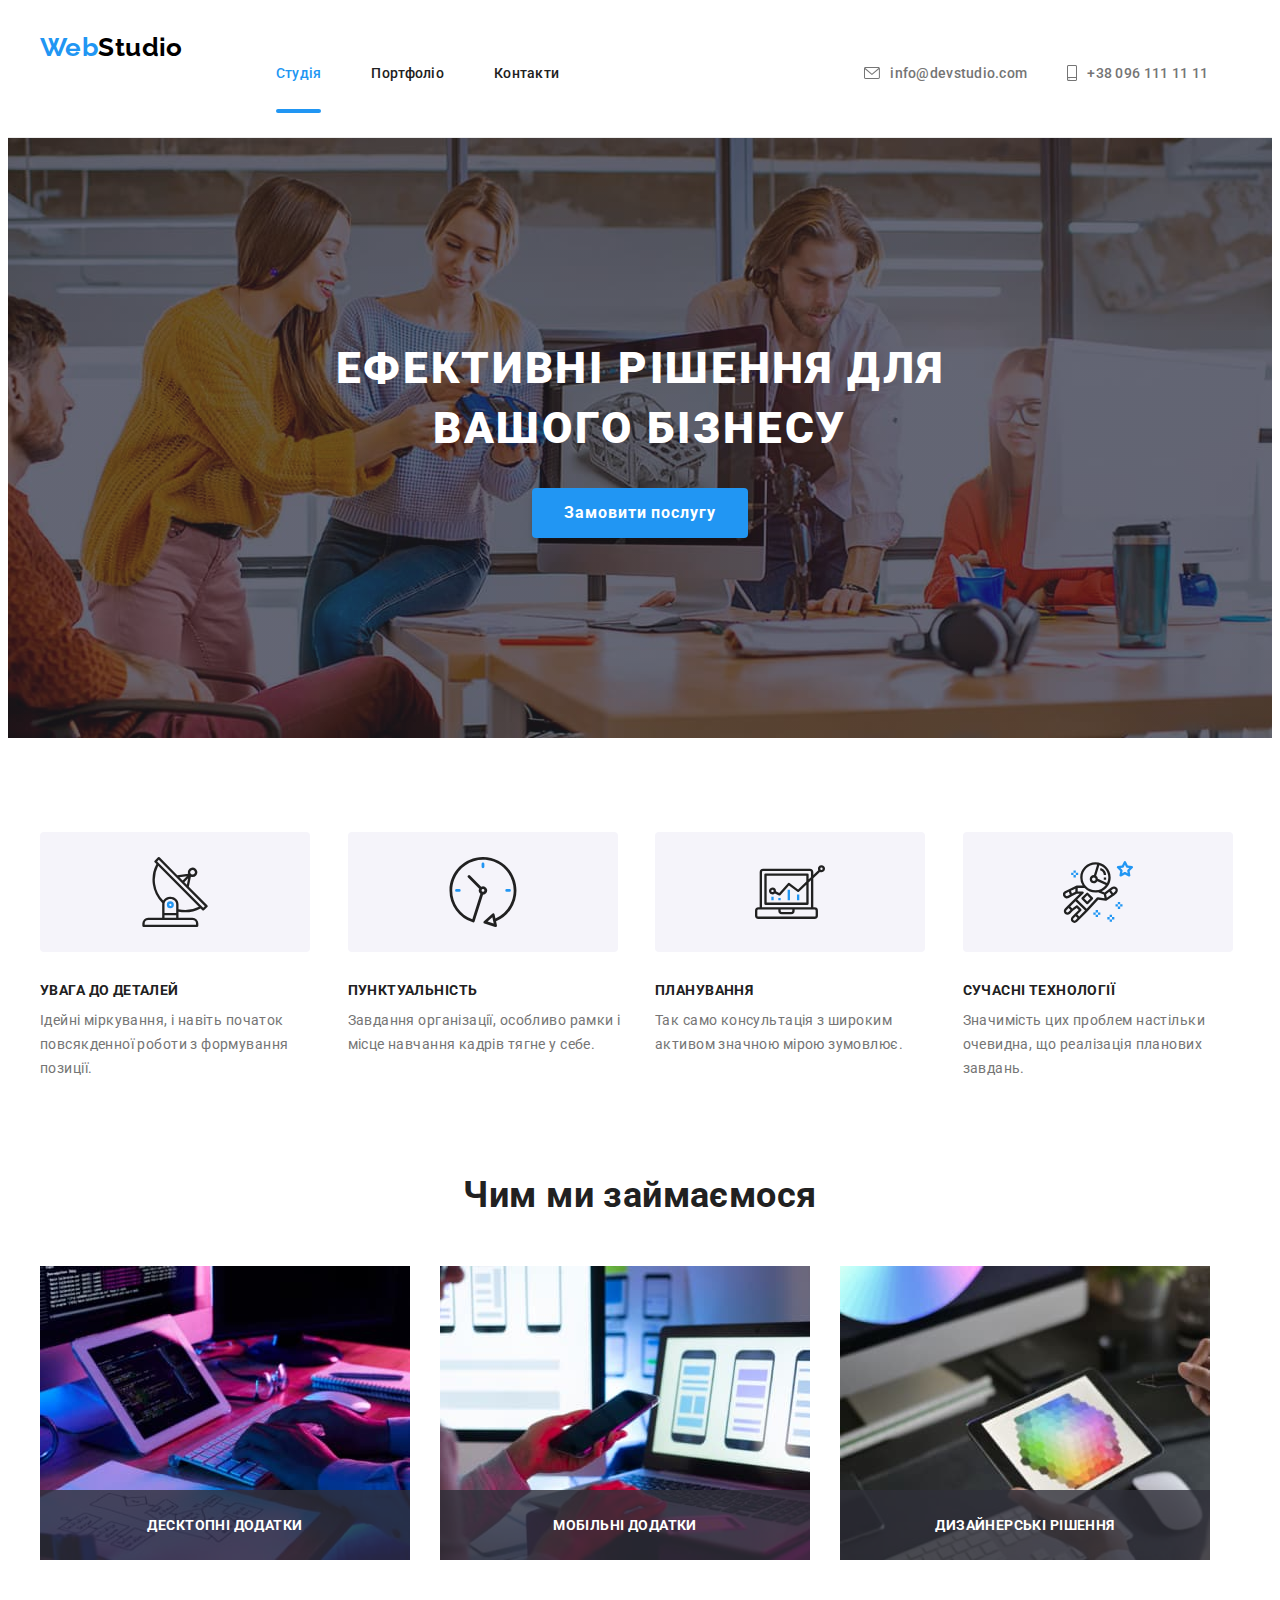
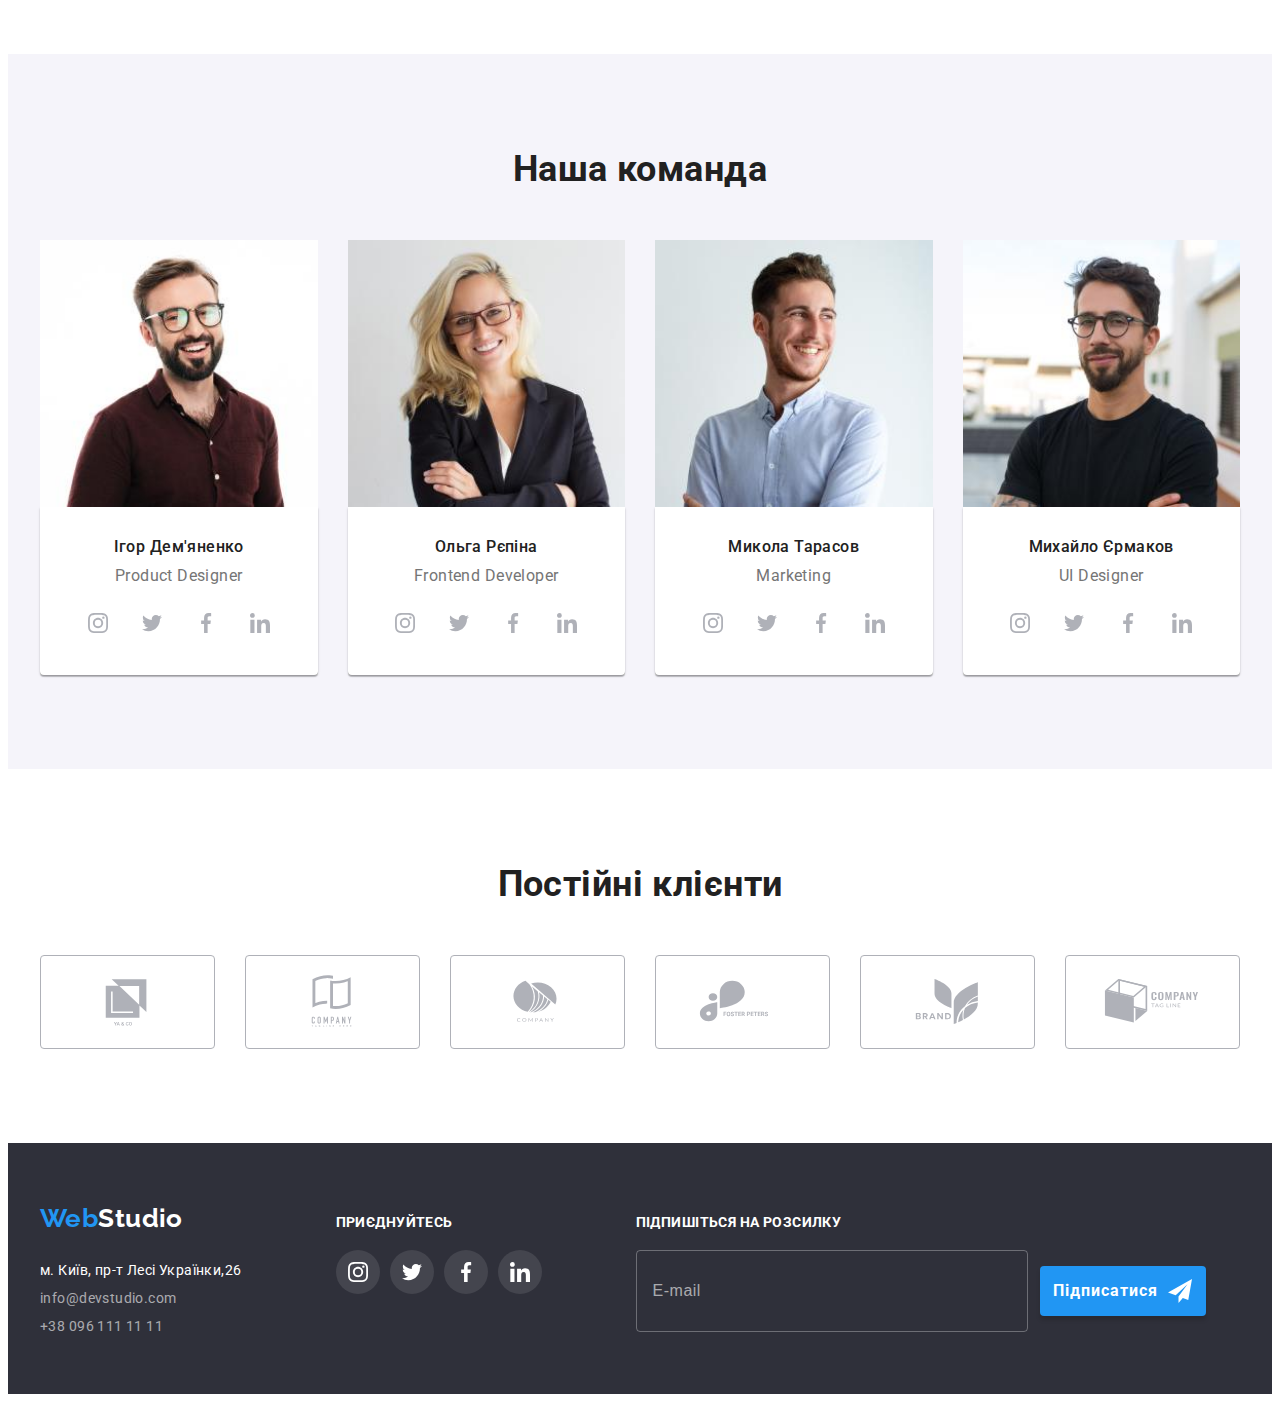
<file: index.html>
<!DOCTYPE html>
<html lang="uk">

<head>
  <meta charset="UTF-8" />
  <meta http-equiv="X-UA-Compatible" content="IE=edge" />
  <meta name="viewport" content="width=device-width, initial-scale=1.0" />
  <title>Головна</title>
  <!-- Fonts -->
  <link rel="preconnect" href="https://fonts.googleapis.com" />
  <link rel="preconnect" href="https://fonts.gstatic.com" crossorigin />
  <link href="https://fonts.googleapis.com/css2?family=Raleway:wght@700&family=Roboto:wght@400;500;700;900&display=swap"
    rel="stylesheet" />
  <!-- Normalize -->
  <link rel="stylesheet" href="https://cdnjs.cloudflare.com/ajax/libs/modern-normalize/1.1.0/modern-normalize.min.css"
    integrity="sha512-wpPYUAdjBVSE4KJnH1VR1HeZfpl1ub8YT/NKx4PuQ5NmX2tKuGu6U/JRp5y+Y8XG2tV+wKQpNHVUX03MfMFn9Q=="
    crossorigin="anonymous" referrerpolicy="no-referrer" />
  <!-- Custom styles -->
  <link rel="stylesheet" href="./css/main.min.css" />
</head>

<body>
  <!-- Шапка -->
  <header class="header">
    <div class="header__container container">
      <a href="./index.html" class="header__logo logo link">Web<span class="logo logo--second-black">Studio</span>
      </a>
      <div class="menu">
        <nav class="nav header__nav">
          <ul class="nav__list list">
            <li class="nav__item"><a href="" class="nav__link nav__link--current link">Студія</a></li>
            <li class="nav__item"><a href="./portfolio.html" class="nav__link  link">Портфоліо</a></li>
            <li class="nav__item"><a href="" class="nav__link link">Контакти</a></li>
          </ul>
        </nav>
        <ul class="contacts list">
          <li class="contacts__item">
            <a class="contacts__link contact link" href="mailto:info@devstudio.com">
              <svg class="contacts__icon" width="16" height="12">
                <use href="./images/icons.svg#envelope"></use>
              </svg>
              info@devstudio.com</a>
          </li>
          <li class="contacts__item">
            <a class="contacts__link contact link" href="tel:+380961111111">
              <svg class="contacts__icon" width="10" height="16">
                <use href="./images/icons.svg#smartphone"></use>
              </svg>
              +38 096 111 11 11</a>
          </li>
        </ul>
      </div>
      <button class="menu__button js-open-menu" type="button" aria-expanded="false" aria-controls="menu-container">
        <svg class="menu__icon" width="40" height="40" aria-label="Перемикач мобiльного меню">
          <use href="./images/icons.svg#icon-menu"></use>
        </svg>
      </button>
    </div>
  </header>
  <main>
    <!-- Герой -->
    <section class="hero">
      <div class="hero__container container">
        <h1 class="hero__title">Ефективні рішення для <br> вашого бізнесу</h1>
        <button class="button button--large" type="button" data-modal-open>Замовити послугу</button>
      </div>
    </section>
    <!-- Особливості -->
    <section class="qualities section">
      <div class="container">
        <h2 class="qualities__title visually-hidden">Особливості</h2>
        <ul class="qualities__list list">
          <li class="qualities__item">
            <div class="qualities__img">
              <svg class="qualities__icon" width="70" height="70">
                <use href="./images/icons.svg#antenna"></use>
              </svg>
            </div>
            <h3 class="qualities__title">УВАГА ДО ДЕТАЛЕЙ</h3>
            <p class="qualities__text">
              Ідейні міркування, і навіть початок повсякденної роботи з формування позиції.
            </p>
          </li>
          <li class="qualities__item">
            <div class="qualities__img">
              <svg class="qualities__icon" width="70" height="70">
                <use href="./images/icons.svg#clock"></use>
              </svg>
            </div>
            <h3 class="qualities__title">ПУНКТУАЛЬНІСТЬ</h3>
            <p class="qualities__text">
              Завдання організації, особливо рамки і місце навчання кадрів тягне у себе.
            </p>
          </li>
          <li class="qualities__item">
            <div class="qualities__img">
              <svg class="qualities__icon" width="70" height="70">
                <use href="./images/icons.svg#diagram"></use>
              </svg>
            </div>
            <h3 class="qualities__title">ПЛАНУВАННЯ</h3>
            <p class="qualities__text">
              Так само консультація з широким активом значною мірою зумовлює.
            </p>
          </li>
          <li class="qualities__item">
            <div class="qualities__img">
              <svg class="qualities__icon" width="70" height="70">
                <use href="./images/icons.svg#astronaut"></use>
              </svg>
            </div>
            <h3 class="qualities__title">СУЧАСНІ ТЕХНОЛОГІЇ</h3>
            <p class="qualities__text">
              Значимість цих проблем настільки очевидна, що реалізація планових завдань.
            </p>
          </li>
        </ul>
      </div>
    </section>
    <!-- Чим ми займаємося -->
    <section class="about section">
      <div class="container">
        <h2 class="section__title">Чим ми займаємося</h2>
        <ul class="about__list list">
          <li class="about__item">
            <div class="about__thumb">
              <picture>
                <source media="(min-width: 1200px)" 
                srcset="./images/about/work-with-laptop_l@1x.jpg 1x, ./images/about/work-with-laptop_l@2x.jpg 2x">
                <img class="about__img" src="./images/about/work-with-laptop_l@1x.jpg" alt="work with laptop" width="370" loading="lazy"/>
              </picture>
              <p class="about__text">
                Десктопні додатки
              </p>
            </div>

          </li>
          <li class="about__item">
            <div class="about__thumb">
              <picture>
                <source media="(min-width: 1200px)" 
                srcset="./images/about/work-with-phone_l@1x.jpg 1x, ./images/about/work-with-phone_l@2x.jpg 2x">
                <img class="about__img" src="./images/about/work-with-phone_l@1x.jpg" alt="work with phone" width="370" loading="lazy"/>
              </picture>
              <p class="about__text">
                Мобільні додатки
              </p>
            </div>

          </li>
          <li class="about__item">
            <div class="about__thumb">
              <picture>
                <source media="(min-width: 1200px)" 
                srcset="./images/about/work-with-tablet_l@1x.jpg 1x, ./images/about/work-with-tablet_l@2x.jpg 2x">
                <img class="about__img" src="./images/about/work-with-tablet_l@1x.jpg" alt="work with tablet" width="370" loading="lazy"/>
              </picture>
              <p class="about__text">
                Дизайнерські рішення
              </p>
            </div>
          </li>
        </ul>
      </div>
    </section>
    <!-- Наша команда -->
    <section class="team section">
      <div class="container">
        <h2 class="section__title">Наша команда</h2>
        <ul class="team__list list">
          <li class="team__item">
            <picture>
              <source media="(min-width: 1200px)" 
              srcset="./images/team/igor_l@1x.jpg 1x, ./images/team/igor_l@2x.jpg 2x">
              <source media="(min-width: 768px)" 
              srcset="./images/team/igor_m@1x.jpg 1x, ./images/team/igor_m@2x.jpg 2x">
              <source media="(max-width: 767px)" 
              srcset="./images/team/igor_s@1x.jpg 1x, ./images/team/igor_s@2x.jpg 2x">
              <img class="team__img" src="./images/team/igor_s@1x.jpg" alt="Ігор Дем'яненко" width="450" loading="lazy">
            </picture>
            <div class="team__desc">
              <h3 class="team__title">Ігор Дем'яненко</h3>
              <p class="team__text">Product Designer</p>
              <ul class="social list">
                <li class="social__item">
                  <a href="" class="social__link link" target="_blank" rel="nofollow noopener noreferrer"
                    aria-label="Instagram icon">
                    <svg class="social__icon" width="20" height="20">
                      <use href="./images/icons.svg#instagram"></use>
                    </svg>
                  </a>
                </li>
                <li class="social__item"><a href="" class="social__link link" target="_blank"
                    rel="nofollow noopener noreferrer" aria-label="Twitter icon">
                    <svg class="social__icon" width="20" height="20">
                      <use href="./images/icons.svg#twitter"></use>
                    </svg>
                  </a>
                </li>
                <li class="social__item"><a href="" class="social__link link" target="_blank"
                    rel="nofollow noopener noreferrer" aria-label="Facebook icon">
                    <svg class="social__icon" width="20" height="20">
                      <use href="./images/icons.svg#facebook"></use>
                    </svg>
                  </a>
                </li>
                <li class="social__item"><a href="" class="social__link link" target="_blank"
                    rel="nofollow noopener noreferrer" aria-label="Linkedin icon">
                    <svg class="social__icon" width="20" height="20">
                      <use href="./images/icons.svg#linkedin"></use>
                    </svg>
                  </a></li>
              </ul>
            </div>
          </li>
          <li class="team__item">
            <picture>
              <source media="(min-width: 1200px)" 
              srcset="./images/team/olga_l@1x.jpg 1x, ./images/team/olga_l@2x.jpg 2x">
              <source media="(min-width: 768px)" 
              srcset="./images/team/olga_m@1x.jpg 1x, ./images/team/olga_m@2x.jpg 2x">
              <source media="(max-width: 767px)" 
              srcset="./images/team/olga_s@1x.jpg 1x, ./images/team/olga_s@2x.jpg 2x">
              <img class="team__img" src="./images/team/olga_s@1x.jpg" alt="Ольга Рєпіна" width="450" loading="lazy">
            </picture>
            <div class="team__desc">
              <h3 class="team__title">Ольга Рєпіна</h3>
              <p class="team__text">Frontend Developer</p>
              <ul class="social list">
                <li class="social__item">
                  <a href="" class="social__link link" target="_blank" rel="nofollow noopener noreferrer"
                    aria-label="Instagram icon">
                    <svg class="social__icon" width="20" height="20">
                      <use href="./images/icons.svg#instagram"></use>
                    </svg>
                  </a>
                </li>
                <li class="social__item"><a href="" class="social__link link" target="_blank"
                    rel="nofollow noopener noreferrer" aria-label="Twitter icon">
                    <svg class="social__icon" width="20" height="20">
                      <use href="./images/icons.svg#twitter"></use>
                    </svg>
                  </a>
                </li>
                <li class="social__item"><a href="" class="social__link link" target="_blank"
                    rel="nofollow noopener noreferrer" aria-label="Facebook icon">
                    <svg class="social__icon" width="20" height="20">
                      <use href="./images/icons.svg#facebook"></use>
                    </svg>
                  </a>
                </li>
                <li class="social__item"><a href="" class="social__link link" target="_blank"
                    rel="nofollow noopener noreferrer" aria-label="Linkedin icon">
                    <svg class="social__icon" width="20" height="20">
                      <use href="./images/icons.svg#linkedin"></use>
                    </svg>
                  </a></li>
              </ul>
            </div>
          </li>
          <li class="team__item">
            <picture>
              <source media="(min-width: 1200px)" 
              srcset="./images/team/mikola_l@1x.jpg 1x, ./images/team/mikola_l@2x.jpg 2x">
              <source media="(min-width: 768px)" 
              srcset="./images/team/mikola_m@1x.jpg 1x, ./images/team/mikola_m@2x.jpg 2x">
              <source media="(max-width: 767px)" 
              srcset="./images/team/mikola_s@1x.jpg 1x, ./images/team/mikola_s@2x.jpg 2x">
              <img class="team__img" src="./images/team/mikola_s@1x.jpg" alt="Микола Тарасов" width="450" loading="lazy">
            </picture>
            <div class="team__desc">
              <h3 class="team__title">Микола Тарасов</h3>
              <p class="team__text">Marketing</p>
              <ul class="social list">
                <li class="social__item">
                  <a href="" class="social__link link" target="_blank" rel="nofollow noopener noreferrer"
                    aria-label="Instagram icon">
                    <svg class="social__icon" width="20" height="20">
                      <use href="./images/icons.svg#instagram"></use>
                    </svg>
                  </a>
                </li>
                <li class="social__item"><a href="" class="social__link link" target="_blank"
                    rel="nofollow noopener noreferrer" aria-label="Twitter icon">
                    <svg class="social__icon" width="20" height="20">
                      <use href="./images/icons.svg#twitter"></use>
                    </svg>
                  </a>
                </li>
                <li class="social__item"><a href="" class="social__link link" target="_blank"
                    rel="nofollow noopener noreferrer" aria-label="Facebook icon">
                    <svg class="social__icon" width="20" height="20">
                      <use href="./images/icons.svg#facebook"></use>
                    </svg>
                  </a>
                </li>
                <li class="social__item"><a href="" class="social__link link" target="_blank"
                    rel="nofollow noopener noreferrer" aria-label="Linkedin icon">
                    <svg class="social__icon" width="20" height="20">
                      <use href="./images/icons.svg#linkedin"></use>
                    </svg>
                  </a></li>
              </ul>
            </div>
          </li>
          <li class="team__item">
            <picture>
              <source media="(min-width: 1200px)" 
              srcset="./images/team/mihaylo_l@1x.jpg 1x, ./images/team/mihaylo_l@2x.jpg 2x">
              <source media="(min-width: 768px)" 
              srcset="./images/team/mihaylo_m@1x.jpg 1x, ./images/team/mihaylo_m@2x.jpg 2x">
              <source media="(max-width: 767px)" 
              srcset="./images/team/mihaylo_s@1x.jpg 1x, ./images/team/mihaylo_s@2x.jpg 2x">
              <img class="team__img" src="./images/team/mihaylo_s@1x.jpg" alt="Михайло Єрмаков" width="450" loading="lazy">
            </picture>
            <div class="team__desc">
              <h3 class="team__title">Михайло Єрмаков</h3>
              <p class="team__text">UI Designer</p>
              <ul class="social list">
                <li class="social__item">
                  <a href="" class="social__link link" target="_blank" rel="nofollow noopener noreferrer"
                    aria-label="Instagram icon">
                    <svg class="social__icon" width="20" height="20">
                      <use href="./images/icons.svg#instagram"></use>
                    </svg>
                  </a>
                </li>
                <li class="social__item"><a href="" class="social__link link" target="_blank"
                    rel="nofollow noopener noreferrer" aria-label="Twitter icon">
                    <svg class="social__icon" width="20" height="20">
                      <use href="./images/icons.svg#twitter"></use>
                    </svg>
                  </a>
                </li>
                <li class="social__item"><a href="" class="social__link link" target="_blank"
                    rel="nofollow noopener noreferrer" aria-label="Facebook icon">
                    <svg class="social__icon" width="20" height="20">
                      <use href="./images/icons.svg#facebook"></use>
                    </svg>
                  </a>
                </li>
                <li class="social__item"><a href="" class="social__link link" target="_blank"
                    rel="nofollow noopener noreferrer" aria-label="Linkedin icon">
                    <svg class="social__icon" width="20" height="20">
                      <use href="./images/icons.svg#linkedin"></use>
                    </svg>
                  </a></li>
              </ul>
            </div>
          </li>
        </ul>
      </div>
    </section>
    <!-- Постійні клієнти -->
    <section class="clients section">
      <div class="container">
        <h2 class="section__title">Постійні клієнти</h2>
        <ul class="clients__list list">
          <li class="clients__item"><a href="" class="clients__link" target="_blank" rel="nofollow noopener noreferrer"
              aria-label="Logo1">
              <svg class="clients__icon" width="106" height="60">
                <use href="./images/icons.svg#logo1"></use>
              </svg>
            </a></li>
          <li class="clients__item"><a href="" class="clients__link" target="_blank" rel="nofollow noopener noreferrer"
              aria-label="Logo2">
              <svg class="clients__icon" width="106" height="60">
                <use href="./images/icons.svg#logo2"></use>
              </svg>
            </a></li>
          <li class="clients__item"><a href="" class="clients__link" target="_blank" rel="nofollow noopener noreferrer"
              aria-label="Logo3">
              <svg class="clients__icon" width="106" height="60">
                <use href="./images/icons.svg#logo3"></use>
              </svg>
            </a></li>
          <li class="clients__item"><a href="" class="clients__link" target="_blank" rel="nofollow noopener noreferrer"
              aria-label="Logo4">
              <svg class="clients__icon" width="106" height="60">
                <use href="./images/icons.svg#logo4"></use>
              </svg>
            </a></li>
          <li class="clients__item"><a href="" class="clients__link" target="_blank" rel="nofollow noopener noreferrer"
              aria-label="Logo5">
              <svg class="clients__icon" width="106" height="60">
                <use href="./images/icons.svg#logo5"></use>
              </svg>
            </a></li>
          <li class="clients__item"><a href="" class="clients__link" target="_blank" rel="nofollow noopener noreferrer"
              aria-label="Logo6">
              <svg class="clients__icon" width="106" height="60">
                <use href="./images/icons.svg#logo6"></use>
              </svg>
            </a></li>
        </ul>
      </div>
    </section>
  </main>
  <!-- Підвал -->
  <footer class="footer">
    <div class="footer__container container">
      <div class="contacts-info">
        <div class="footer__contacts">
          <a href="./index.html" class="footer__logo logo link">Web<span class="logo logo--second-white">Studio</span></a>
          <address class="address">
            <ul class="address__list list">
              <li class="address__item">
                <a class="address__link address__link--white link" href="https://goo.gl/maps/5q8pYB3vYGdETD7o6" target="_blank" rel="noopener noreferrer nofollow"
                  >м. Київ, пр-т Лесі Українки,26</a>
              </li>
              <li class="address__item">
                <a href="mailto:info@devstudio.com" class="address__link link">info@devstudio.com</a>
              </li>
              <li class="address__item"><a href="tel:+380961111111" class="address__link link">+38 096 111 11 11</a></li>
            </ul>
          </address>
        </div>
        <div class="socials">
          <p class="footer__text">приєднуйтесь</p>
          <ul class="social list">
            <li class="social__item">
              <a href="" class="social__link social__link--dark link" target="_blank" rel="nofollow noopener noreferrer"
                aria-label="Instagram icon">
                <svg class="social__icon" width="20" height="20">
                  <use href="./images/icons.svg#instagram"></use>
                </svg>
              </a>
            </li>
            <li class="social__item">
              <a href="" class="social__link social__link--dark link" target="_blank" rel="nofollow noopener noreferrer"
                aria-label="Twitter icon">
                <svg class="social__icon" width="20" height="20">
                  <use href="./images/icons.svg#twitter"></use>
                </svg>
              </a>
            </li>
            <li class="social__item">
              <a href="" class="social__link social__link--dark link" target="_blank" rel="nofollow noopener noreferrer"
                aria-label="Facebook icon">
                <svg class="social__icon" width="20" height="20">
                  <use href="./images/icons.svg#facebook"></use>
                </svg>
              </a>
            </li>
            <li class="social__item">
              <a href="" class="social__link social__link--dark link" target="_blank" rel="nofollow noopener noreferrer"
                aria-label="Linkedin icon">
                <svg class="social__icon" width="20" height="20">
                  <use href="./images/icons.svg#linkedin"></use>
                </svg>
              </a>
            </li>
          </ul>
        </div>
      </div>
      <div class="subscribe">
        <p class="subscribe__text">Підпишіться на розсилку</p>
        <form class="subscribe__form" autocomplete="off">
          <label class="subcribe__field">
            <input class="subscribe__input" type="email" name="subscribe-email" placeholder="E-mail">
          </label>
          <button class="subscribe__btn button" type="submit">Підписатися
            <svg class="subscribe__icon" width="24" height="24">
              <use href="./images/icons.svg#send"></use>
            </svg>
          </button>
        </form>
      </div>
    </div>
  </footer>
  <!-- Модальне вікно -->
  <div class="backdrop is-hidden" data-modal>
    <div class="modal">
      <button class="modal__close" type="button" data-modal-close>
        <svg class="modal__icon" width="18" height="18">
          <use href="./images/icons.svg#close"></use>
        </svg>
      </button>
      <p class="modal__title">Залиште свої дані, ми вам передзвонимо</p>
      <form class="form" autocomplete="off">
        <div class="form__group">
          <label class="form__field">
            <span class="form__label">Ім'я</span>
            <input class="form__input" type="text" name="user-name">
            <svg class="form__icon" width="18" height="18">
              <use href="./images/icons.svg#person"></use>
            </svg>
          </label>
          <label class="form__field">
            <span class="form__label">Телефон</span>
            <input type="tel" class="form__input" name="user-phone">
            <svg class="form__icon" width="18" height="18">
              <use href="./images/icons.svg#phone"></use>
            </svg>
          </label>
          <label class="form__field">
            <span class="form__label">Пошта</span>
            <input type="email" class="form__input" name="user-mail">
            <svg class="form__icon" width="18" height="18">
              <use href="./images/icons.svg#email"></use>
            </svg>
          </label>
          <label class="form__field">
            <span class="form__label">Коментар</span>
            <textarea class="form__message" name="user-message" rows="6" placeholder="Введіть текст"></textarea>
          </label>
        </div>
        <div class="form__data">
          <label class="checkbox">
            <input class="form__checkbox visually-hidden" type="checkbox" name="user-accept">
            <svg class="checkbox__icon" width="16" height="15">
              <use class="unchecked" href="./images/icons.svg#unchecked"></use>
              <use class="checked" href="./images/icons.svg#checked"></use>
            </svg>
            <span class="form__text">Погоджуюся з розсилкою та приймаю <a href="" class="form__link">Умови
                договору</a></span>
          </label>
          <button class="button" type="submit">Відправити</button>
        </div>
      </form>
    </div>
  </div>

  <!-- Мобільне меню -->
  <div class="mobile menu__container js-menu-container" id="mobile-menu">
    <button class="menu__button js-close-menu">
      <svg class="menu__icon" width="40" height="40" aria-label="Перемикач мобiльного меню">
        <use class="icon-close" href="./images/icons.svg#icon-close"></use>
      </svg>
    </button>
    <div class="mobile-menu">
      <nav class="nav mobile-nav">
        <ul class="mobile-nav__list list">
          <li class="mobile-nav___item"><a href="" class="mobile-nav___link link">Студія</a></li>
          <li class="mobile-nav___item"><a href="./portfolio.html" class="mobile-nav___link  link">Портфоліо</a></li>
          <li class="mobile-nav___item"><a href="" class="mobile-nav___link link">Контакти</a></li>
        </ul>
      </nav>
      <ul class="mobile-contacts list">
        <li class="mobile-contacts__item">
          <a class="mobile-contacts__link contact link" href="tel:+380961111111">
            +38 096 111 11 11
          </a>
        </li>
        <li class="mobile-contacts__item">
          <a class="mobile-contacts__link mobile-contacts__link--grey contact link" href="mailto:info@devstudio.com">
            info@devstudio.com
          </a>
        </li>
      </ul>
      <ul class="mobile-social list">
        <li class="mobile-social__item">
          <a href="" class="mobile-social__link link" target="_blank" rel="nofollow noopener noreferrer"
            aria-label="Instagram icon">Instagram</a>
        </li>
        <li class="mobile-social__item">
          <a href="" class="mobile-social__link link" target="_blank"
            rel="nofollow noopener noreferrer" aria-label="Twitter icon">Twitter</a>
        </li>
        <li class="mobile-social__item">
          <a href="" class="mobile-social__link link" target="_blank"
            rel="nofollow noopener noreferrer" aria-label="Facebook icon">Facebook</a>
        </li>
        <li class="mobile-social__item">
          <a href="" class="mobile-social__link link" target="_blank"
            rel="nofollow noopener noreferrer" aria-label="Linkedin icon">Linkedin</a>
          </li>
      </ul>
    </div>
  </div>

  <script src="./js/modal.js"></script>
  <script src="./js/mobile-menu.js"></script>
</body>

</html>
</file>
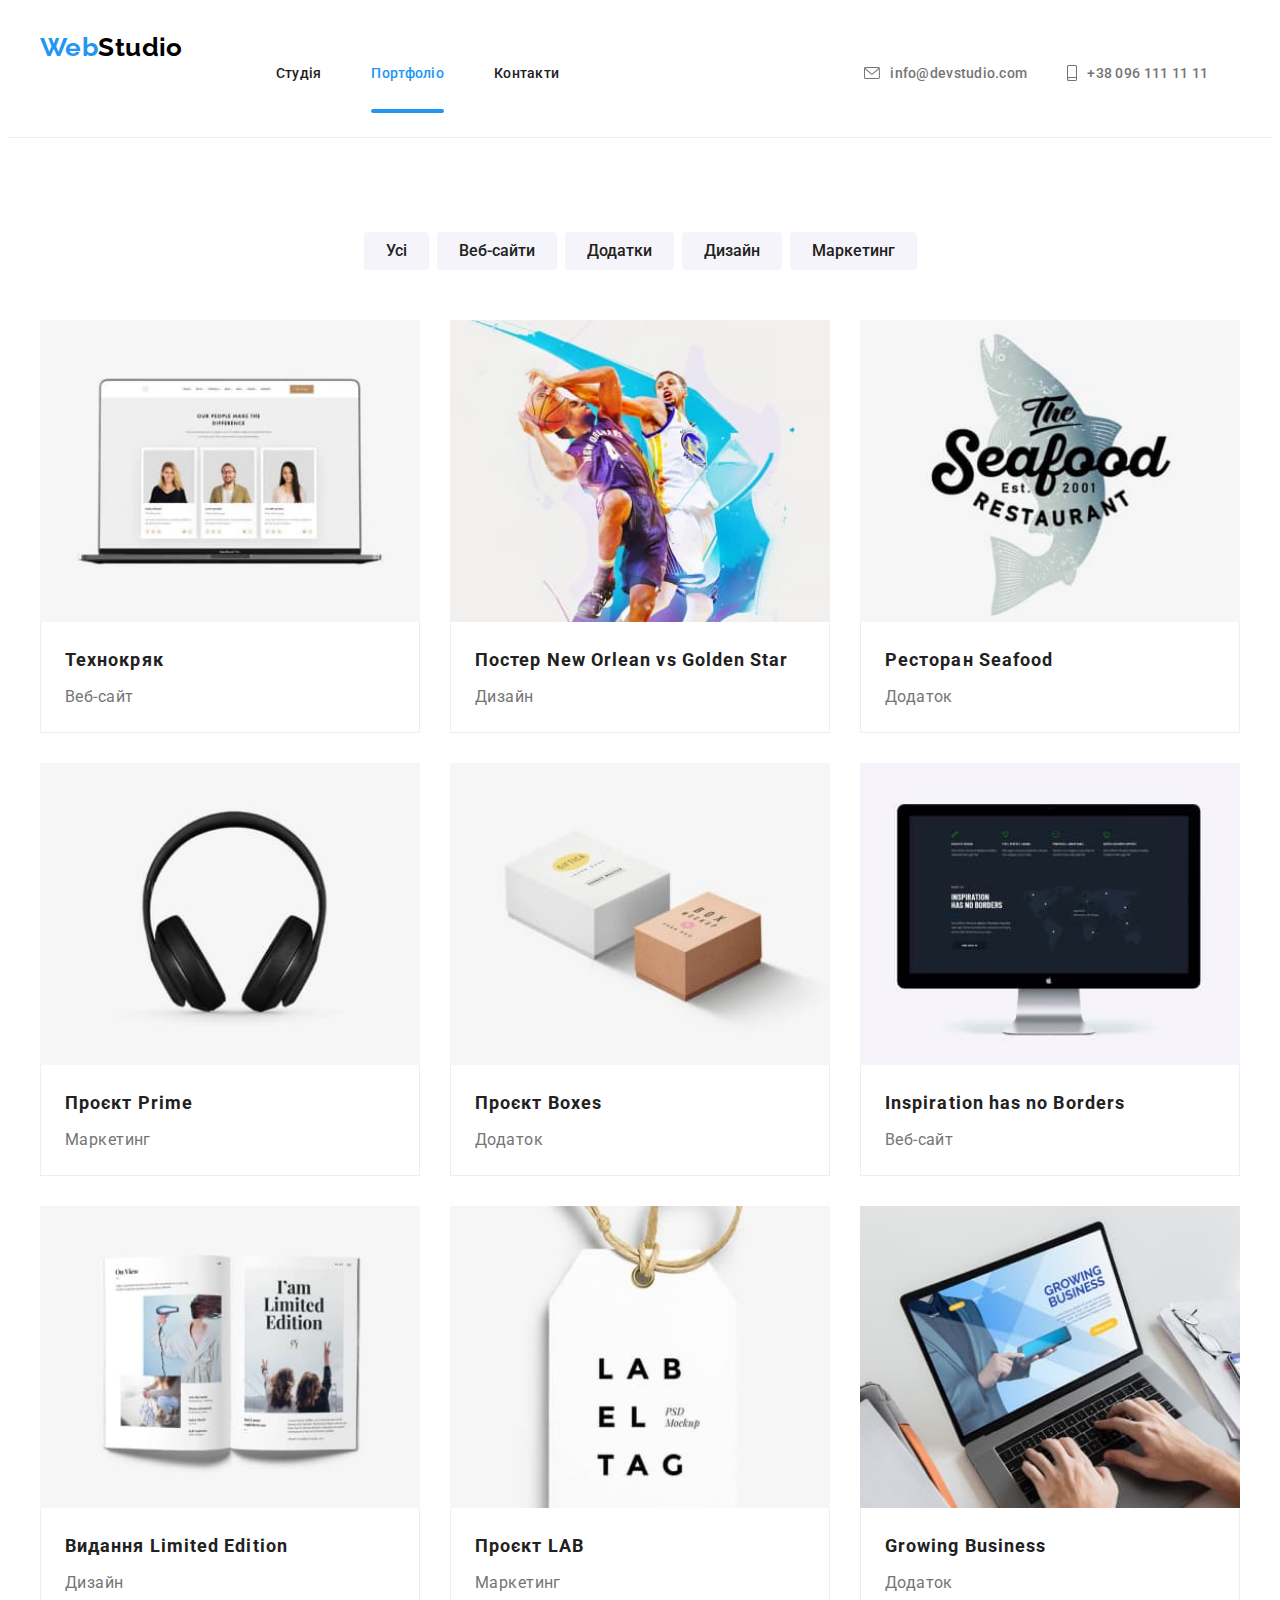
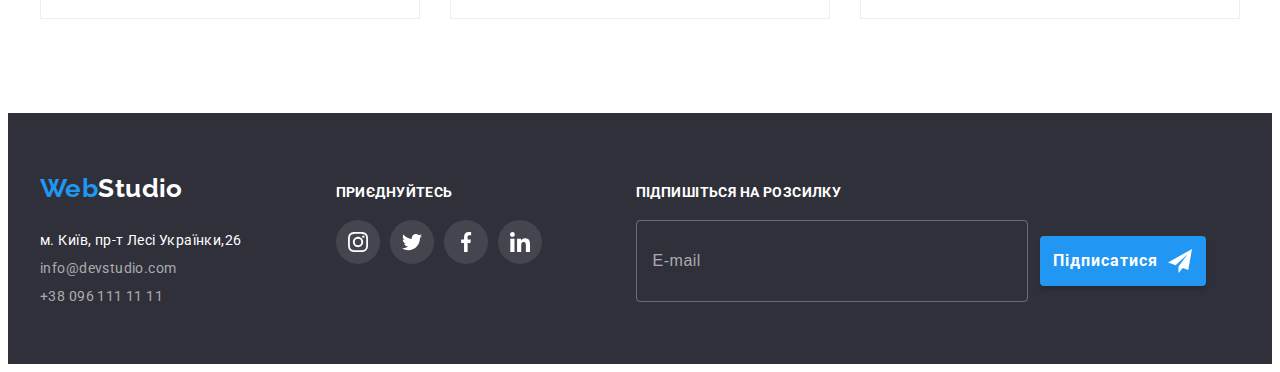
<file: portfolio.html>
<!DOCTYPE html>
<html lang="uk">

<head>
  <meta charset="UTF-8">
  <meta http-equiv="X-UA-Compatible" content="IE=edge">
  <meta name="viewport" content="width=device-width, initial-scale=1.0">
  <title>Портфоліо</title>
  <!-- Fonts -->
  <link rel="preconnect" href="https://fonts.googleapis.com" />
  <link rel="preconnect" href="https://fonts.gstatic.com" crossorigin />
  <link href="https://fonts.googleapis.com/css2?family=Raleway:wght@700&family=Roboto:wght@400;500;700;900&display=swap"
    rel="stylesheet" />
  <!-- Normalize -->
  <link rel="stylesheet" href="https://cdnjs.cloudflare.com/ajax/libs/modern-normalize/1.1.0/modern-normalize.min.css"
    integrity="sha512-wpPYUAdjBVSE4KJnH1VR1HeZfpl1ub8YT/NKx4PuQ5NmX2tKuGu6U/JRp5y+Y8XG2tV+wKQpNHVUX03MfMFn9Q=="
    crossorigin="anonymous" referrerpolicy="no-referrer" />
  <!-- Custom styles -->
  <link rel="stylesheet" href="./css/main.min.css" />

<body>
  <!-- Шапка -->
  <header class="header">
    <div class="header__container container">
      <a href="./index.html" class="header__logo logo link">Web<span class="logo logo--second-black">Studio</span>
      </a>
      <div class="menu">
        <nav class="nav header__nav">
          <ul class="nav__list list">
            <li class="nav__item"><a href="./index.html" class="nav__link link">Студія</a></li>
            <li class="nav__item"><a href="" class="nav__link nav__link--current link">Портфоліо</a></li>
            <li class="nav__item"><a href="" class="nav__link link">Контакти</a></li>
          </ul>
        </nav>
        <ul class="contacts list">
          <li class="contacts__item">
            <a class="contacts__link contact link" href="mailto:info@devstudio.com">
              <svg class="contacts__icon" width="16" height="12">
                <use href="./images/icons.svg#envelope"></use>
              </svg>
              info@devstudio.com</a>
          </li>
          <li class="contacts__item">
            <a class="contacts__link contact link" href="tel:+380961111111">
              <svg class="contacts__icon" width="10" height="16">
                <use href="./images/icons.svg#smartphone"></use>
              </svg>
              +38 096 111 11 11</a>
          </li>
        </ul>
      </div>
      <button class="menu__button js-open-menu" type="button" aria-expanded="false" aria-controls="menu-container">
        <svg class="menu__icon" width="40" height="40" aria-label="Перемикач мобiльного меню">
          <use href="./images/icons.svg#icon-menu"></use>
        </svg>
      </button>
    </div>
  </header>
  <main>
    <!-- Портфолio -->
    <section class="section">
      <div class="container">
        <h1 class="visually-hidden">Портфоліо</h1>
        <ul class="filter list">
          <li class="filter__item"><button type="button" class="filter__btn">Усі</button></li>
          <li class="filter__item"><button type="button" class="filter__btn">Веб-сайти</button></li>
          <li class="filter__item"><button type="button" class="filter__btn">Додатки</button></li>
          <li class="filter__item"><button type="button" class="filter__btn">Дизайн</button></li>
          <li class="filter__item"><button type="button" class="filter__btn">Маркетинг</button></li>
        </ul>
        <ul class="portfolio list">
          <li class="portfolio__item">
            <a href="" class="portfolio__link link">
              <div class="portfolio__thumb">
                 <picture>
                  <source media="(min-width: 1200px)" 
                  srcset="./images/portfolio/tehnokryak_l@1x.jpg 1x, ./images/portfolio/tehnokryak_l@2x.jpg 2x">
                  <source media="(min-width: 768px)" 
                  srcset="./images/portfolio/tehnokryak_m@1x.jpg 1x, ./images/portfolio/tehnokryak_m@2x.jpg 2x">
                  <source media="(max-width: 767px)" 
                  srcset="./images/portfolio/tehnokryak_s@1x.jpg 1x, ./images/portfolio/tehnokryak_s@2x.jpg 2x">
                  <img class="portfolio__img" src="./images/portfolio/tehnokryak_s@1xjpg"
                  alt="Веб-сайт Технокряк" width="450" loading="lazy">
                </picture>
                <div class="portfolio__overlay">
                  <p class="portfolio__overview">
                    Ресурс пропонує комплексні пропозиції з різним рівнем функціоналу та сервісів. Все це дозволить
                    відвідувачу отримати вичерпні відомості про компанію чи приватну особу.
                  </p>
                </div>
              </div>

              <div class="portfolio__desc">
                <h2 class="portfolio__title">Технокряк</h2>
                <p class="portfolio__text">Веб-сайт</p>
              </div>
            </a>
          </li>
          <li class="portfolio__item">
            <a href="" class="portfolio__link link">
              <div class="portfolio__thumb">
                <picture>
                  <source media="(min-width: 1200px)" 
                  srcset="./images/portfolio/poster-new-orlean_l@1x.jpg 1x, ./images/portfolio/poster-new-orlean_l@2x.jpg 2x">
                  <source media="(min-width: 768px)" 
                  srcset="./images/portfolio/poster-new-orlean_m@1x.jpg 1x, ./images/portfolio/poster-new-orlean_m@2x.jpg 2x">
                  <source media="(max-width: 767px)" 
                  srcset="./images/portfolio/poster-new-orlean_s@1x.jpg 1x, ./images/portfolio/poster-new-orlean_s@2x.jpg 2x">
                  <img class="portfolio__img" src="./images/portfolio/poster-new-orlean_s@1xjpg"
                  alt="Дизайн постеру New Orlean vs Golden Star" width="450" loading="lazy">
                </picture>
                <div class="portfolio__overlay">
                  <p class="portfolio__overview">
                    Ресурс пропонує комплексні пропозиції з різним рівнем функціоналу та сервісів. Все це дозволить
                    відвідувачу отримати вичерпні відомості про компанію чи приватну особу.
                  </p>
                </div>
              </div>

              <div class="portfolio__desc">
                <h2 class="portfolio__title">Постер New Orlean vs Golden Star</h2>
                <p class="portfolio__text">Дизайн</p>
              </div>
            </a>
          </li>
          <li class="portfolio__item">
            <a href="" class="portfolio__link link">
              <div class="portfolio__thumb">
                <picture>
                  <source media="(min-width: 1200px)" 
                  srcset="./images/portfolio/restaurant-seafood_l@1x.jpg 1x, ./images/portfolio/restaurant-seafood_l@2x.jpg 2x">
                  <source media="(min-width: 768px)" 
                  srcset="./images/portfolio/restaurant-seafood_m@1x.jpg 1x, ./images/portfolio/restaurant-seafood_m@2x.jpg 2x">
                  <source media="(max-width: 767px)" 
                  srcset="./images/portfolio/restaurant-seafood_s@1x.jpg 1x, ./images/portfolio/restaurant-seafood_s@2x.jpg 2x">
                  <img class="portfolio__img" src="./images/portfolio/restaurant-seafood_s@1xjpg"
                  alt="Додаток ресторану Seafood" width="450" loading="lazy">
                </picture>
                <div class="portfolio__overlay">
                  <p class="portfolio__overview">
                    Ресурс пропонує комплексні пропозиції з різним рівнем функціоналу та сервісів. Все це дозволить
                    відвідувачу отримати вичерпні відомості про компанію чи приватну особу.
                  </p>
                </div>
              </div>

              <div class="portfolio__desc">
                <h2 class="portfolio__title">Ресторан Seafood</h2>
                <p class="portfolio__text">Додаток</p>
              </div>
            </a>
          </li>
          <li class="portfolio__item">
            <a href="" class="portfolio__link link">
              <div class="portfolio__thumb">
                <picture>
                  <source media="(min-width: 1200px)" 
                  srcset="./images/portfolio/project-prime_l@1x.jpg 1x, ./images/portfolio/project-prime_l@2x.jpg 2x">
                  <source media="(min-width: 768px)" 
                  srcset="./images/portfolio/project-prime_m@1x.jpg 1x, ./images/portfolio/project-prime_m@2x.jpg 2x">
                  <source media="(max-width: 767px)" 
                  srcset="./images/portfolio/project-prime_s@1x.jpg 1x, ./images/portfolio/project-prime_s@2x.jpg 2x">
                  <img class="portfolio__img" src="./images/portfolio/project-prime_s@1xjpg"
                  alt="Проєкт Prime" width="450" loading="lazy">
                </picture>
                <div class="portfolio__overlay">
                  <p class="portfolio__overview">
                    Ресурс пропонує комплексні пропозиції з різним рівнем функціоналу та сервісів. Все це дозволить
                    відвідувачу отримати вичерпні відомості про компанію чи приватну особу.
                  </p>
                </div>
              </div>

              <div class="portfolio__desc">
                <h2 class="portfolio__title">Проєкт Prime</h2>
                <p class="portfolio__text">Маркетинг</p>
              </div>
            </a>
          </li>
          <li class="portfolio__item">
            <a href="" class="portfolio__link link">
              <div class="portfolio__thumb">
                <picture>
                  <source media="(min-width: 1200px)" 
                  srcset="./images/portfolio/project-boxes_l@1x.jpg 1x, ./images/portfolio/project-boxes_l@2x.jpg 2x">
                  <source media="(min-width: 768px)" 
                  srcset="./images/portfolio/project-boxes_m@1x.jpg 1x, ./images/portfolio/project-boxes_m@2x.jpg 2x">
                  <source media="(max-width: 767px)" 
                  srcset="./images/portfolio/project-boxes_s@1x.jpg 1x, ./images/portfolio/project-boxes_s@2x.jpg 2x">
                  <img class="portfolio__img" src="./images/portfolio/project-boxes_s@1xjpg"
                  alt="Додаток проєкт Boxes" width="450" loading="lazy">
                </picture>
                <div class="portfolio__overlay">
                  <p class="portfolio__overview">
                    Ресурс пропонує комплексні пропозиції з різним рівнем функціоналу та сервісів. Все це дозволить
                    відвідувачу отримати вичерпні відомості про компанію чи приватну особу.
                  </p>
                </div>
              </div>

              <div class="portfolio__desc">
                <h2 class="portfolio__title">Проєкт Boxes</h2>
                <p class="portfolio__text">Додаток</p>
              </div>
            </a>
          </li>
          <li class="portfolio__item">
            <a href="" class="portfolio__link link">
              <div class="portfolio__thumb">
                <picture>
                  <source media="(min-width: 1200px)" 
                  srcset="./images/portfolio/site-inspiration_l@1x.jpg 1x, ./images/portfolio/site-inspiration_l@2x.jpg 2x">
                  <source media="(min-width: 768px)" 
                  srcset="./images/portfolio/site-inspiration_m@1x.jpg 1x, ./images/portfolio/site-inspiration_m@2x.jpg 2x">
                  <source media="(max-width: 767px)" 
                  srcset="./images/portfolio/site-inspiration_s@1x.jpg 1x, ./images/portfolio/site-inspiration_s@2x.jpg 2x">
                  <img class="portfolio__img" src="./images/portfolio/site-inspiration_s@1xjpg"
                  alt="Веб-сайт Inspiration has no Borders" width="450" loading="lazy">
                </picture>
                <div class="portfolio__overlay">
                  <p class="portfolio__overview">
                    Ресурс пропонує комплексні пропозиції з різним рівнем функціоналу та сервісів. Все це дозволить
                    відвідувачу отримати вичерпні відомості про компанію чи приватну особу.
                  </p>
                </div>
              </div>

              <div class="portfolio__desc">
                <h2 class="portfolio__title">Inspiration has no Borders</h2>
                <p class="portfolio__text">Веб-сайт</p>
              </div>
            </a>
          </li>
          <li class="portfolio__item">
            <a href="" class="portfolio__link link">
              <div class="portfolio__thumb">
                <picture>
                  <source media="(min-width: 1200px)" 
                  srcset="./images/portfolio/press-limited-edition_l@1x.jpg 1x, ./images/portfolio/press-limited-edition_l@2x.jpg 2x">
                  <source media="(min-width: 768px)" 
                  srcset="./images/portfolio/press-limited-edition_m@1x.jpg 1x, ./images/portfolio/press-limited-edition_m@2x.jpg 2x">
                  <source media="(max-width: 767px)" 
                  srcset="./images/portfolio/press-limited-edition_s@1x.jpg 1x, ./images/portfolio/press-limited-edition_s@2x.jpg 2x">
                  <img class="portfolio__img" src="./images/portfolio/press-limited-edition_s@1xjpg"
                  alt="Дизайн видання Limited Edition" width="450" loading="lazy">
                </picture>
                <div class="portfolio__overlay">
                  <p class="portfolio__overview">
                    Ресурс пропонує комплексні пропозиції з різним рівнем функціоналу та сервісів. Все це дозволить
                    відвідувачу отримати вичерпні відомості про компанію чи приватну особу.
                  </p>
                </div>
              </div>

              <div class="portfolio__desc">
                <h2 class="portfolio__title">Видання Limited Edition</h2>
                <p class="portfolio__text">Дизайн</p>
              </div>
            </a>
          </li>
          <li class="portfolio__item">
            <a href="" class="portfolio__link link">
              <div class="portfolio__thumb">
                  <picture>
                    <source media="(min-width: 1200px)" 
                    srcset="./images/portfolio/project-lab_l@1x.jpg 1x, ./images/portfolio/project-lab_l@2x.jpg 2x">
                    <source media="(min-width: 768px)" 
                    srcset="./images/portfolio/project-lab_m@1x.jpg 1x, ./images/portfolio/project-lab_m@2x.jpg 2x">
                    <source media="(max-width: 767px)" 
                    srcset="./images/portfolio/project-lab_s@1x.jpg 1x, ./images/portfolio/project-lab_s@2x.jpg 2x">
                    <img class="portfolio__img" src="./images/portfolio/project-lab_s@1xjpg"
                    alt="Проєкт LAB" width="450" loading="lazy">
                  </picture>
                <div class="portfolio__overlay">
                  <p class="portfolio__overview">
                    Ресурс пропонує комплексні пропозиції з різним рівнем функціоналу та сервісів. Все це дозволить
                    відвідувачу отримати вичерпні відомості про компанію чи приватну особу.
                  </p>
                </div>
              </div>

              <div class="portfolio__desc">
                <h2 class="portfolio__title">Проєкт LAB</h2>
                <p class="portfolio__text">Маркетинг</p>
              </div>
            </a>
          </li>
          <li class="portfolio__item">
            <a href="" class="portfolio__link link">
              <div class="portfolio__thumb">
                <picture>
                  <source media="(min-width: 1200px)" 
                  srcset="./images/portfolio/app-growing-business_l@1x.jpg 1x, ./images/portfolio/app-growing-business_l@2x.jpg 2x">
                  <source media="(min-width: 768px)" 
                  srcset="./images/portfolio/app-growing-business_m@1x.jpg 1x, ./images/portfolio/app-growing-business_m@2x.jpg 2x">
                  <source media="(max-width: 767px)" 
                  srcset="./images/portfolio/app-growing-business_s@1x.jpg 1x, ./images/portfolio/app-growing-business_s@2x.jpg 2x">
                  <img class="portfolio__img" src="./images/portfolio/app-growing-business_s@1xjpg"
                  alt="Додаток Growing Business" width="450" loading="lazy">
                </picture>
                <div class="portfolio__overlay">
                  <p class="portfolio__overview">
                    Ресурс пропонує комплексні пропозиції з різним рівнем функціоналу та сервісів. Все це дозволить
                    відвідувачу отримати вичерпні відомості про компанію чи приватну особу.
                  </p>
                </div>
              </div>

              <div class="portfolio__desc">
                <h2 class="portfolio__title">Growing Business</h2>
                <p class="portfolio__text">Додаток</p>
              </div>
            </a>
          </li>
        </ul>
      </div>
    </section>
  </main>
  <!-- Підвал -->
  <footer class="footer">
    <div class="footer__container container">
      <div class="contacts-info">
        <div class="footer__contacts">
          <a href="./index.html" class="footer__logo logo link">Web<span class="logo logo--second-white">Studio</span></a>
          <address class="address">
            <ul class="address__list list">
              <li class="address__item">
                <a class="address__link address__link--white link" href="https://goo.gl/maps/5q8pYB3vYGdETD7o6" target="_blank" rel="noopener noreferrer nofollow"
                  >м. Київ, пр-т Лесі Українки,26</a>
              </li>
              <li class="address__item">
                <a href="mailto:info@devstudio.com" class="address__link link">info@devstudio.com</a>
              </li>
              <li class="address__item"><a href="tel:+380961111111" class="address__link link">+38 096 111 11 11</a></li>
            </ul>
          </address>
        </div>
        <div class="socials">
          <p class="footer__text">приєднуйтесь</p>
          <ul class="social list">
            <li class="social__item">
              <a href="" class="social__link social__link--dark link" target="_blank" rel="nofollow noopener noreferrer"
                aria-label="Instagram icon">
                <svg class="social__icon" width="20" height="20">
                  <use href="./images/icons.svg#instagram"></use>
                </svg>
              </a>
            </li>
            <li class="social__item">
              <a href="" class="social__link social__link--dark link" target="_blank" rel="nofollow noopener noreferrer"
                aria-label="Twitter icon">
                <svg class="social__icon" width="20" height="20">
                  <use href="./images/icons.svg#twitter"></use>
                </svg>
              </a>
            </li>
            <li class="social__item">
              <a href="" class="social__link social__link--dark link" target="_blank" rel="nofollow noopener noreferrer"
                aria-label="Facebook icon">
                <svg class="social__icon" width="20" height="20">
                  <use href="./images/icons.svg#facebook"></use>
                </svg>
              </a>
            </li>
            <li class="social__item">
              <a href="" class="social__link social__link--dark link" target="_blank" rel="nofollow noopener noreferrer"
                aria-label="Linkedin icon">
                <svg class="social__icon" width="20" height="20">
                  <use href="./images/icons.svg#linkedin"></use>
                </svg>
              </a>
            </li>
          </ul>
        </div>
      </div>
      <div class="subscribe">
        <p class="subscribe__text">Підпишіться на розсилку</p>
        <form class="subscribe__form" autocomplete="off">
          <label class="subcribe__field">
            <input class="subscribe__input" type="email" name="subscribe-email" placeholder="E-mail">
          </label>
          <button class="subscribe__btn button" type="submit">Підписатися
            <svg class="subscribe__icon" width="24" height="24">
              <use href="./images/icons.svg#send"></use>
            </svg>
          </button>
        </form>
      </div>
    </div>
  </footer>

    <!-- Мобільне меню -->
    <div class="mobile menu__container js-menu-container" id="mobile-menu">
      <button class="menu__button js-close-menu">
        <svg class="menu__icon" width="40" height="40" aria-label="Перемикач мобiльного меню">
          <use class="icon-close" href="./images/icons.svg#icon-close"></use>
        </svg>
      </button>
      <div class="mobile-menu">
        <nav class="nav mobile-nav">
          <ul class="mobile-nav__list list">
            <li class="mobile-nav___item"><a href="./index.html" class="mobile-nav___link link">Студія</a></li>
            <li class="mobile-nav___item"><a href="./portfolio.html" class="mobile-nav___link  link">Портфоліо</a></li>
            <li class="mobile-nav___item"><a href="" class="mobile-nav___link link">Контакти</a></li>
          </ul>
        </nav>
        <ul class="mobile-contacts list">
          <li class="mobile-contacts__item">
            <a class="mobile-contacts__link contact link" href="tel:+380961111111">
              +38 096 111 11 11
            </a>
          </li>
          <li class="mobile-contacts__item">
            <a class="mobile-contacts__link mobile-contacts__link--grey contact link" href="mailto:info@devstudio.com">
              info@devstudio.com
            </a>
          </li>
        </ul>
        <ul class="mobile-social list">
          <li class="mobile-social__item">
            <a href="" class="mobile-social__link link" target="_blank" rel="nofollow noopener noreferrer"
              aria-label="Instagram icon">Instagram</a>
          </li>
          <li class="mobile-social__item">
            <a href="" class="mobile-social__link link" target="_blank"
              rel="nofollow noopener noreferrer" aria-label="Twitter icon">Twitter</a>
          </li>
          <li class="mobile-social__item">
            <a href="" class="mobile-social__link link" target="_blank"
              rel="nofollow noopener noreferrer" aria-label="Facebook icon">Facebook</a>
          </li>
          <li class="mobile-social__item">
            <a href="" class="mobile-social__link link" target="_blank"
              rel="nofollow noopener noreferrer" aria-label="Linkedin icon">Linkedin</a>
            </li>
        </ul>
      </div>
    </div>

  <script src="./js/mobile-menu.js"></script>
</body>

</html>
</file>
<file: css/main.min.css>
.visually-hidden{position:absolute;width:1px;height:1px;margin:-1px;border:0;padding:0;white-space:nowrap;-webkit-clip-path:inset(100%);clip-path:inset(100%);clip:rect(0 0 0 0);overflow:hidden}body{font-family:"Roboto",sans-serif;font-size:14px;letter-spacing:.03em;color:#757575;background-color:#fff}h1,h2,h3,h4,h5,h6,p{margin:0}img{display:block;max-width:100%;height:auto}.list{list-style:none;margin:0;padding:0}.link{text-decoration:none}.section{padding-top:60px;padding-bottom:60px}@media screen and (min-width: 1200px){.section{padding-top:94px;padding-bottom:94px}}.section__title{margin-bottom:30px;font-weight:700;font-size:28px;line-height:1.1785714286;text-align:center;color:#212121}@media screen and (min-width: 1200px){.section__title{margin-bottom:50px;font-size:36px;line-height:1.1666666667}}.container{margin:0 auto;padding:0 15px}@media screen and (min-width: 480px){.container{width:480px}}@media screen and (min-width: 768px){.container{width:768px}}@media screen and (min-width: 1200px){.container{width:1200px}}.button{display:-webkit-box;display:-ms-flexbox;display:flex;-webkit-box-align:center;-ms-flex-align:center;align-items:center;-webkit-box-pack:center;-ms-flex-pack:center;justify-content:center;padding:0;border:0;border-radius:4px;width:200px;height:50px;font-family:inherit;font-weight:700;font-size:16px;line-height:1.875;letter-spacing:.06em;cursor:pointer;color:#fff;background-color:#2196f3;-webkit-box-shadow:0px 4px 4px rgba(0,0,0,.15);box-shadow:0px 4px 4px rgba(0,0,0,.15);-webkit-transition:background-color 250ms cubic-bezier(0.4, 0, 0.2, 1);transition:background-color 250ms cubic-bezier(0.4, 0, 0.2, 1)}.button--large{width:216px}.button:hover,.button:focus{background-color:#188ce8}.header{border-bottom:1px solid #ececec}.header__container{display:-webkit-box;display:-ms-flexbox;display:flex;-webkit-box-align:center;-ms-flex-align:center;align-items:center;-webkit-box-pack:justify;-ms-flex-pack:justify;justify-content:space-between;min-height:60px}@media screen and (min-width: 768px){.header__container{-webkit-box-pack:start;-ms-flex-pack:start;justify-content:flex-start}}@media screen and (min-width: 768px){.header__logo{min-height:80px;margin-right:88px;padding-top:24px;padding-bottom:25px}}@media screen and (min-width: 1200px){.header__logo{margin-right:93px;padding-top:24px;padding-bottom:25px}}.header__nav{display:-webkit-box;display:-ms-flexbox;display:flex;-webkit-box-align:center;-ms-flex-align:center;align-items:center;margin-right:auto}@media screen and (min-width: 768px){.header__nav{margin-right:90px}}@media screen and (min-width: 1200px){.header__nav{margin-right:305px}}.logo{font-family:"Raleway",sans-serif;font-weight:700;font-size:24px;line-height:1.1666666667;color:#2196f3}.logo--second-black{color:#000}.logo--second-white{color:#fff}@media screen and (min-width: 1200px){.logo{font-size:26px;line-height:1.1923076923}}.nav__list{display:-webkit-box;display:-ms-flexbox;display:flex;-webkit-box-align:center;-ms-flex-align:center;align-items:center}.nav__item:not(:last-child){margin-right:50px}.nav__link{position:relative;display:block;padding:32px 0px;font-weight:500;line-height:1.1428571429;letter-spacing:.02em;color:#212121;-webkit-transition:color 250ms cubic-bezier(0.4, 0, 0.2, 1);transition:color 250ms cubic-bezier(0.4, 0, 0.2, 1)}.nav__link:hover,.nav__link:focus,.nav__link--current{color:#2196f3}.nav__link--current::after{position:absolute;left:0;bottom:0;content:"";display:block;height:4px;width:100%;border-radius:2px;background-color:#2196f3}.backdrop{position:fixed;top:0;left:0;width:100%;height:100%;background-color:rgba(0,0,0,.2);opacity:1;pointer-events:initial;visibility:visible}.backdrop.is-hidden{opacity:0;pointer-events:none;visibility:hidden}.modal{position:absolute;top:50%;left:50%;-webkit-transform:translate(-50%, -50%) scale(1);transform:translate(-50%, -50%) scale(1);max-width:450px;width:100%;padding:40px;border-radius:4px;background-color:#fff;-webkit-box-shadow:0px 1px 3px rgba(0,0,0,.12),0px 1px 1px rgba(0,0,0,.14),0px 2px 1px rgba(0,0,0,.2);box-shadow:0px 1px 3px rgba(0,0,0,.12),0px 1px 1px rgba(0,0,0,.14),0px 2px 1px rgba(0,0,0,.2);-webkit-transition:opacity 250ms cubic-bezier(0.4, 0, 0.2, 1),-webkit-transform 250ms cubic-bezier(0.4, 0, 0.2, 1);transition:opacity 250ms cubic-bezier(0.4, 0, 0.2, 1),-webkit-transform 250ms cubic-bezier(0.4, 0, 0.2, 1);transition:transform 250ms cubic-bezier(0.4, 0, 0.2, 1),opacity 250ms cubic-bezier(0.4, 0, 0.2, 1);transition:transform 250ms cubic-bezier(0.4, 0, 0.2, 1),opacity 250ms cubic-bezier(0.4, 0, 0.2, 1),-webkit-transform 250ms cubic-bezier(0.4, 0, 0.2, 1)}.backdrop.is-hidden .modal{-webkit-transform:translate(-50%, -50%) scale(1.1);transform:translate(-50%, -50%) scale(1.1);opacity:0}@media screen and (min-width: 1200px){.modal{max-width:528px}}.modal__close{position:absolute;top:8px;right:8px;display:-webkit-box;display:-ms-flexbox;display:flex;-webkit-box-pack:center;-ms-flex-pack:center;justify-content:center;-webkit-box-align:center;-ms-flex-align:center;align-items:center;width:30px;height:30px;padding:0;border-radius:50%;border:1px solid rgba(0,0,0,.1);background-color:rgba(0,0,0,0);color:#000;cursor:pointer;-webkit-transition:color 250ms cubic-bezier(0.4, 0, 0.2, 1);transition:color 250ms cubic-bezier(0.4, 0, 0.2, 1)}.modal__close:hover,.modal__close:focus{color:#2196f3}.modal__icon{fill:currentColor}.modal__title{margin-bottom:12px;font-weight:700;font-size:20px;line-height:1.5;text-align:center;letter-spacing:.03em;color:#212121}@media screen and (min-width: 1200px){.modal__title{line-height:1.15}}.form__group{display:-webkit-box;display:-ms-flexbox;display:flex;-webkit-box-orient:vertical;-webkit-box-direction:normal;-ms-flex-direction:column;flex-direction:column;gap:10px;margin-bottom:20px}.form__field{position:relative;display:-webkit-box;display:-ms-flexbox;display:flex;-webkit-box-orient:vertical;-webkit-box-direction:normal;-ms-flex-direction:column;flex-direction:column;gap:4px;color:#212121}.form__label{font-size:12px;line-height:1.1666666667;letter-spacing:.01em;color:#757575}.form__input,.form__message{width:100%;max-width:448px;margin:0;padding:12px 16px;border:1px solid rgba(33,33,33,.2);border-radius:4px;outline:rgba(0,0,0,0);-webkit-transition:border-color 250ms cubic-bezier(0.4, 0, 0.2, 1);transition:border-color 250ms cubic-bezier(0.4, 0, 0.2, 1)}.form__input{height:40px;padding-left:42px}.form__input:focus{border-color:#2196f3}.form__message{resize:none}.form__message::-webkit-input-placeholder{font-size:12px;line-height:1.1666666667;letter-spacing:.01em;color:rgba(117,117,117,.5)}.form__message::-moz-placeholder{font-size:12px;line-height:1.1666666667;letter-spacing:.01em;color:rgba(117,117,117,.5)}.form__message:-ms-input-placeholder{font-size:12px;line-height:1.1666666667;letter-spacing:.01em;color:rgba(117,117,117,.5)}.form__message::-ms-input-placeholder{font-size:12px;line-height:1.1666666667;letter-spacing:.01em;color:rgba(117,117,117,.5)}.form__message::placeholder{font-size:12px;line-height:1.1666666667;letter-spacing:.01em;color:rgba(117,117,117,.5)}.form__icon{position:absolute;top:29px;left:12px;fill:currentColor;-webkit-transition:fill 250ms cubic-bezier(0.4, 0, 0.2, 1);transition:fill 250ms cubic-bezier(0.4, 0, 0.2, 1)}.form__input:focus+.form__icon{fill:#2196f3}.form__data{display:-webkit-box;display:-ms-flexbox;display:flex;-webkit-box-orient:vertical;-webkit-box-direction:normal;-ms-flex-direction:column;flex-direction:column;-webkit-box-pack:center;-ms-flex-pack:center;justify-content:center;-webkit-box-align:center;-ms-flex-align:center;align-items:center;gap:30px}.form__text,.form__link{font-size:12px;line-height:1.1666666667;letter-spacing:.03em}@media screen and (min-width: 1200px){.form__text,.form__link{font-size:14px;line-height:1.7142857143}}.form__text{-webkit-user-select:none;-moz-user-select:none;-ms-user-select:none;user-select:none;color:#757575}.form__link{-webkit-text-decoration-line:underline;text-decoration-line:underline;color:#2196f3}.checkbox{display:-webkit-box;display:-ms-flexbox;display:flex;gap:8px;-webkit-box-align:center;-ms-flex-align:center;align-items:center}.form___checkbox{-webkit-appearance:none;-moz-appearance:none;appearance:none}.checkbox__icon{cursor:pointer}.checkbox__icon .unchecked{opacity:1;-webkit-transition:opacity 250ms cubic-bezier(0.4, 0, 0.2, 1);transition:opacity 250ms cubic-bezier(0.4, 0, 0.2, 1)}.checkbox__icon .checked{opacity:0;-webkit-transition:opacity 250ms cubic-bezier(0.4, 0, 0.2, 1);transition:opacity 250ms cubic-bezier(0.4, 0, 0.2, 1)}.form__checkbox:checked+.checkbox__icon .unchecked{opacity:0}.form__checkbox:checked+.checkbox__icon .checked{opacity:1}.contacts{display:-webkit-box;display:-ms-flexbox;display:flex;-webkit-box-orient:vertical;-webkit-box-direction:normal;-ms-flex-direction:column;flex-direction:column;-webkit-box-align:center;-ms-flex-align:center;align-items:center}@media screen and (min-width: 768px){.contacts{-webkit-box-align:start;-ms-flex-align:start;align-items:flex-start;gap:10px;-webkit-box-pack:center;-ms-flex-pack:center;justify-content:center}}@media screen and (min-width: 1200px){.contacts{-webkit-box-orient:horizontal;-webkit-box-direction:normal;-ms-flex-direction:row;flex-direction:row;gap:40px}}.contacts__link{position:relative;display:-webkit-box;display:-ms-flexbox;display:flex;-webkit-box-align:center;-ms-flex-align:center;align-items:center;gap:10px;font-weight:500;font-size:12px;line-height:1.1666666667;letter-spacing:.02em;color:#757575;-webkit-transition:color 250ms cubic-bezier(0.4, 0, 0.2, 1);transition:color 250ms cubic-bezier(0.4, 0, 0.2, 1)}.contacts__link:hover,.contacts__link:focus{color:#2196f3}@media screen and (min-width: 1200px){.contacts__link{padding:32px 0px;font-size:14px;line-height:1.1428571429}}.contacts__icon{fill:currentColor}.menu{display:none}@media screen and (min-width: 768px){.menu{display:-webkit-box;display:-ms-flexbox;display:flex}}.menu__button{display:-webkit-inline-box;display:-ms-inline-flexbox;display:inline-flex;-webkit-box-align:center;-ms-flex-align:center;align-items:center;-webkit-box-pack:center;-ms-flex-pack:center;justify-content:center;margin:0;padding:0;border:none;background-color:rgba(0,0,0,0);color:#000;cursor:pointer;-webkit-transition:color 250ms cubic-bezier(0.4, 0, 0.2, 1);transition:color 250ms cubic-bezier(0.4, 0, 0.2, 1)}@media screen and (min-width: 768px){.menu__button{display:none}}.menu__button:focus,.menu__button:hover{color:#2196f3}.menu__icon{fill:currentColor}.menu__container{position:fixed;top:0;left:0;width:100vw;height:100vh;padding:48px 40px;background-color:#fff;z-index:999;-webkit-transform:translateX(100%);transform:translateX(100%);-webkit-transition:-webkit-transform 250ms cubic-bezier(0.4, 0, 0.2, 1);transition:-webkit-transform 250ms cubic-bezier(0.4, 0, 0.2, 1);transition:transform 250ms cubic-bezier(0.4, 0, 0.2, 1);transition:transform 250ms cubic-bezier(0.4, 0, 0.2, 1), -webkit-transform 250ms cubic-bezier(0.4, 0, 0.2, 1)}.menu__container.is-open{-webkit-transform:translateX(0);transform:translateX(0)}.menu__container.is-open .menu__button{position:absolute;top:10px;right:15px}@media screen and (min-width: 768px){.menu__container{display:none}}.mobile-nav__list{display:-webkit-box;display:-ms-flexbox;display:flex;-webkit-box-orient:vertical;-webkit-box-direction:normal;-ms-flex-direction:column;flex-direction:column;gap:32px;margin-bottom:306px}.mobile-nav___link{font-weight:500;font-size:40px;line-height:1.175;letter-spacing:.02em;color:#212121;-webkit-transition:color 250ms cubic-bezier(0.4, 0, 0.2, 1);transition:color 250ms cubic-bezier(0.4, 0, 0.2, 1)}.mobile-nav___link:hover,.mobile-nav___link:focus{color:#2196f3}.mobile-contacts{display:-webkit-box;display:-ms-flexbox;display:flex;-webkit-box-orient:vertical;-webkit-box-direction:normal;-ms-flex-direction:column;flex-direction:column;gap:32px;margin-bottom:64px}.mobile-contacts__link{font-weight:500;font-size:34px;line-height:40px;letter-spacing:.02em;color:#2196f3}.mobile-contacts__link--grey{font-size:24px;line-height:1.1666666667;color:#757575}.mobile-social{display:-webkit-box;display:-ms-flexbox;display:flex;gap:20px}.mobile-social__link{font-weight:500;font-size:18px;line-height:1.2222222222;letter-spacing:.02em;color:#2196f3}.mobile-social__item{position:relative}.mobile-social__item:not(:last-child)::after{position:absolute;right:-10px;bottom:0;content:"";display:block;height:22px;width:1px;background-color:#212121}.hero{padding-top:118px;padding-bottom:118px;max-width:1600px;margin-left:auto;margin-right:auto;background-color:#2f303a;background-repeat:no-repeat;background-size:cover;background-position:center;background-image:-webkit-gradient(linear, left top, left bottom, from(rgba(47, 48, 58, 0.4)), to(rgba(47, 48, 58, 0.4))),url(../images/hero/hero_s@1x.jpg);background-image:linear-gradient(rgba(47, 48, 58, 0.4), rgba(47, 48, 58, 0.4)),url(../images/hero/hero_s@1x.jpg)}@media screen and (min-device-pixel-ratio: 2),screen and (-webkit-min-device-pixel-ratio: 2),screen and (min-resolution: 192dpi),screen and (min-resolution: 2dppx){.hero{background-image:-webkit-gradient(linear, left top, left bottom, from(rgba(47, 48, 58, 0.4)), to(rgba(47, 48, 58, 0.4))),url(../images/hero/hero_s@2x.jpg);background-image:linear-gradient(rgba(47, 48, 58, 0.4), rgba(47, 48, 58, 0.4)),url(../images/hero/hero_s@2x.jpg)}}@media screen and (min-width: 481px){.hero{background-image:-webkit-gradient(linear, left top, left bottom, from(rgba(47, 48, 58, 0.4)), to(rgba(47, 48, 58, 0.4))),url(../images/hero/hero_m@1x.jpg);background-image:linear-gradient(rgba(47, 48, 58, 0.4), rgba(47, 48, 58, 0.4)),url(../images/hero/hero_m@1x.jpg)}}@media screen and (min-width: 481px)and (min-device-pixel-ratio: 2),screen and (min-width: 481px)and (-webkit-min-device-pixel-ratio: 2),screen and (min-width: 481px)and (min-resolution: 192dpi),screen and (min-width: 481px)and (min-resolution: 2dppx){.hero{background-image:-webkit-gradient(linear, left top, left bottom, from(rgba(47, 48, 58, 0.4)), to(rgba(47, 48, 58, 0.4))),url(../images/hero/hero_m@2x.jpg);background-image:linear-gradient(rgba(47, 48, 58, 0.4), rgba(47, 48, 58, 0.4)),url(../images/hero/hero_m@2x.jpg)}}@media screen and (min-width: 769px){.hero{background-image:-webkit-gradient(linear, left top, left bottom, from(rgba(47, 48, 58, 0.4)), to(rgba(47, 48, 58, 0.4))),url(../images/hero/hero_l@1x.jpg);background-image:linear-gradient(rgba(47, 48, 58, 0.4), rgba(47, 48, 58, 0.4)),url(../images/hero/hero_l@1x.jpg)}}@media screen and (min-width: 769px)and (min-device-pixel-ratio: 2),screen and (min-width: 769px)and (-webkit-min-device-pixel-ratio: 2),screen and (min-width: 769px)and (min-resolution: 192dpi),screen and (min-width: 769px)and (min-resolution: 2dppx){.hero{background-image:-webkit-gradient(linear, left top, left bottom, from(rgba(47, 48, 58, 0.4)), to(rgba(47, 48, 58, 0.4))),url(../images/hero/hero_l@2x.jpg);background-image:linear-gradient(rgba(47, 48, 58, 0.4), rgba(47, 48, 58, 0.4)),url(../images/hero/hero_l@2x.jpg)}}@media screen and (min-width: 1200px){.hero{padding-top:200px;padding-bottom:200px}}.hero__container{display:-webkit-box;display:-ms-flexbox;display:flex;-webkit-box-orient:vertical;-webkit-box-direction:normal;-ms-flex-direction:column;flex-direction:column;-webkit-box-align:center;-ms-flex-align:center;align-items:center;-webkit-box-pack:center;-ms-flex-pack:center;justify-content:center}.hero__title{margin-bottom:30px;font-weight:900;font-size:26px;line-height:1.6153846154;text-align:center;letter-spacing:.06em;text-transform:uppercase;color:#fff}@media screen and (min-width: 1200px){.hero__title{font-size:44px;line-height:1.3636363636}}@media screen and (min-width: 1200px){.qualities{padding-bottom:0}}.qualities__list{display:-webkit-box;display:-ms-flexbox;display:flex;-webkit-box-orient:vertical;-webkit-box-direction:normal;-ms-flex-direction:column;flex-direction:column;-ms-flex-wrap:wrap;flex-wrap:wrap;gap:30px}@media screen and (min-width: 768px){.qualities__list{-webkit-box-orient:horizontal;-webkit-box-direction:normal;-ms-flex-direction:row;flex-direction:row}}@media screen and (min-width: 768px){.qualities__item{-ms-flex-preferred-size:calc((100% - 30px)/2);flex-basis:calc((100% - 30px)/2)}}@media screen and (min-width: 1200px){.qualities__item{-ms-flex-preferred-size:calc((100% - 90px)/4);flex-basis:calc((100% - 90px)/4)}}.qualities__img{display:-webkit-box;display:-ms-flexbox;display:flex;-webkit-box-align:center;-ms-flex-align:center;align-items:center;-webkit-box-pack:center;-ms-flex-pack:center;justify-content:center;max-width:450px;height:120px;margin-bottom:30px;border-radius:4px;background-color:#f5f4fa}@media screen and (min-width: 768px){.qualities__img{width:354px}}@media screen and (min-width: 768px)and (max-width: 1199px){.qualities__img{-webkit-box-shadow:0px 4px 4px rgba(0,0,0,.25);box-shadow:0px 4px 4px rgba(0,0,0,.25)}}@media screen and (min-width: 1200px){.qualities__img{width:270px}}.qualities__title{margin-bottom:10px;font-weight:700;font-size:14px;line-height:1.1428571429;text-transform:uppercase;text-align:center;color:#212121}@media screen and (min-width: 768px){.qualities__title{text-align:left}}.qualities__text{line-height:1.7142857143}.about{display:none}@media screen and (min-width: 1200px){.about{display:block}}.about__list{display:-webkit-box;display:-ms-flexbox;display:flex;gap:30px}.about__thumb{position:relative}.about__text{position:absolute;left:0;bottom:0;display:-webkit-box;display:-ms-flexbox;display:flex;-webkit-box-pack:center;-ms-flex-pack:center;justify-content:center;-webkit-box-align:center;-ms-flex-align:center;align-items:center;width:100%;height:70px;font-weight:700;line-height:1.1428571429;text-align:center;letter-spacing:.03em;text-transform:uppercase;color:#fff;background-color:rgba(47,48,58,.8)}.team{background-color:#f5f4fa}.team__list{display:-webkit-box;display:-ms-flexbox;display:flex;-webkit-box-orient:vertical;-webkit-box-direction:normal;-ms-flex-direction:column;flex-direction:column;-ms-flex-wrap:wrap;flex-wrap:wrap;gap:30px}@media screen and (min-width: 768px){.team__list{-webkit-box-orient:horizontal;-webkit-box-direction:normal;-ms-flex-direction:row;flex-direction:row}}.team__item{background-color:#fff}@media screen and (min-width: 768px){.team__item{-ms-flex-preferred-size:calc((100% - 30px)/2);flex-basis:calc((100% - 30px)/2)}}@media screen and (min-width: 1200px){.team__item{-ms-flex-preferred-size:calc((100% - 90px)/4);flex-basis:calc((100% - 90px)/4)}}.team__desc{padding-top:30px;padding-bottom:30px;border-radius:0px 0px 4px 4px;-webkit-box-shadow:0px 1px 3px rgba(0,0,0,.12),0px 1px 1px rgba(0,0,0,.14),0px 2px 1px rgba(0,0,0,.2);box-shadow:0px 1px 3px rgba(0,0,0,.12),0px 1px 1px rgba(0,0,0,.14),0px 2px 1px rgba(0,0,0,.2)}.team__title{margin-bottom:10px;font-weight:500;font-size:16px;text-align:center;line-height:1.1875;color:#212121}.team__text{margin-bottom:16px;font-size:16px;text-align:center;line-height:1.1875}.socials{margin-bottom:60px}@media screen and (min-width: 1200px){.socials{margin-bottom:0}}.social{display:-webkit-box;display:-ms-flexbox;display:flex;-webkit-box-pack:center;-ms-flex-pack:center;justify-content:center;gap:10px}.social__link{display:-webkit-box;display:-ms-flexbox;display:flex;-webkit-box-align:center;-ms-flex-align:center;align-items:center;-webkit-box-pack:center;-ms-flex-pack:center;justify-content:center;width:44px;height:44px;border-radius:50%;background-color:#fff;color:#afb1b8;-webkit-transition:background-color 250ms cubic-bezier(0.4, 0, 0.2, 1),color 250ms cubic-bezier(0.4, 0, 0.2, 1);transition:background-color 250ms cubic-bezier(0.4, 0, 0.2, 1),color 250ms cubic-bezier(0.4, 0, 0.2, 1)}.social__link--dark{color:#fff;background-color:rgba(255,255,255,.1);-webkit-transition:background-color 250ms cubic-bezier(0.4, 0, 0.2, 1),color 250ms cubic-bezier(0.4, 0, 0.2, 1);transition:background-color 250ms cubic-bezier(0.4, 0, 0.2, 1),color 250ms cubic-bezier(0.4, 0, 0.2, 1)}.social__link:hover,.social__link:focus{background-color:#2196f3;color:#fff}.social__icon{fill:currentColor}.clients__list{display:-webkit-box;display:-ms-flexbox;display:flex;-ms-flex-wrap:wrap;flex-wrap:wrap;gap:30px}.clients__item{-ms-flex-preferred-size:calc((100% - 30px)/2);flex-basis:calc((100% - 30px)/2)}@media screen and (min-width: 768px){.clients__item{-ms-flex-preferred-size:calc((100% - 60px)/3);flex-basis:calc((100% - 60px)/3)}}@media screen and (min-width: 1200px){.clients__item{-ms-flex-preferred-size:calc((100% - 150px)/6);flex-basis:calc((100% - 150px)/6)}}.clients__link{display:-webkit-box;display:-ms-flexbox;display:flex;-webkit-box-align:center;-ms-flex-align:center;align-items:center;-webkit-box-pack:center;-ms-flex-pack:center;justify-content:center;padding-top:16px;padding-bottom:16px;border:1px solid #afb1b8;border-radius:4px;color:#afb1b8;-webkit-transition:color 250ms cubic-bezier(0.4, 0, 0.2, 1),border-color 250ms cubic-bezier(0.4, 0, 0.2, 1);transition:color 250ms cubic-bezier(0.4, 0, 0.2, 1),border-color 250ms cubic-bezier(0.4, 0, 0.2, 1)}.clients__link:hover,.clients__link:focus{color:#2196f3;border-color:#2196f3}.clients__icon{fill:currentColor}.footer{padding-top:60px;padding-bottom:60px;background-color:#2f303a}.footer__container{display:block;text-align:center}@media screen and (min-width: 1200px){.footer__container{display:-webkit-box;display:-ms-flexbox;display:flex;gap:94px;-webkit-box-align:baseline;-ms-flex-align:baseline;align-items:baseline;text-align:left}}.footer__logo{display:block;margin-bottom:28px}.footer__text{font-weight:700;line-height:1.1428571429;letter-spacing:.03em;text-transform:uppercase;color:#fff;margin-bottom:20px}@media screen and (min-width: 768px){.contacts-info{display:-webkit-box;display:-ms-flexbox;display:flex;gap:165px;-webkit-box-align:baseline;-ms-flex-align:baseline;align-items:baseline}}@media screen and (min-width: 1200px){.contacts-info{gap:94px}}@media screen and (min-width: 768px){.footer__contacts{margin-left:60px}}@media screen and (min-width: 1200px){.footer__contacts{margin-left:0}}.address{margin-bottom:60px}@media screen and (min-width: 1200px){.address{margin-bottom:0}}.address__item:not(:last-child){margin-bottom:12px}.address__link{line-height:1.1428571429;font-style:normal;color:rgba(255,255,255,.6);-webkit-transition:color 250ms cubic-bezier(0.4, 0, 0.2, 1);transition:color 250ms cubic-bezier(0.4, 0, 0.2, 1)}.address__link--white{color:#fff}.address__link:hover,.address__link:focus{color:#2196f3}@media screen and (min-width: 768px){.subscribe{display:-webkit-box;display:-ms-flexbox;display:flex;-webkit-box-orient:vertical;-webkit-box-direction:normal;-ms-flex-direction:column;flex-direction:column;-webkit-box-align:center;-ms-flex-align:center;align-items:center}}@media screen and (min-width: 1200px){.subscribe{-webkit-box-align:start;-ms-flex-align:start;align-items:flex-start}}.subscribe__text{font-weight:700;line-height:1.1428571429;letter-spacing:.03em;text-transform:uppercase;color:#fff;margin-bottom:20px}.subscribe__form{max-width:450px;display:-webkit-box;display:-ms-flexbox;display:flex;gap:20px;-webkit-box-orient:vertical;-webkit-box-direction:normal;-ms-flex-direction:column;flex-direction:column;-webkit-box-pack:center;-ms-flex-pack:center;justify-content:center;-webkit-box-align:center;-ms-flex-align:center;align-items:center}@media screen and (min-width: 1200px){.subscribe__form{max-width:570px;-webkit-box-orient:horizontal;-webkit-box-direction:normal;-ms-flex-direction:row;flex-direction:row;gap:12px}}.subscribe__input{height:50px;width:450px;margin:0;padding:15px 16px;border:1px solid rgba(255,255,255,.3);border-radius:4px;background-color:inherit;outline:rgba(0,0,0,0)}@media screen and (max-width: 479px){.subscribe__input{width:290px}}@media screen and (min-width: 1200px){.subscribe__input{width:358px}}.subscribe__input::-webkit-input-placeholder{font-size:16px;line-height:1.25;letter-spacing:.03em;color:rgba(255,255,255,.6)}.subscribe__input::-moz-placeholder{font-size:16px;line-height:1.25;letter-spacing:.03em;color:rgba(255,255,255,.6)}.subscribe__input:-ms-input-placeholder{font-size:16px;line-height:1.25;letter-spacing:.03em;color:rgba(255,255,255,.6)}.subscribe__input::-ms-input-placeholder{font-size:16px;line-height:1.25;letter-spacing:.03em;color:rgba(255,255,255,.6)}.subscribe__input::placeholder,.subscribe__input{font-size:16px;line-height:1.25;letter-spacing:.03em;color:rgba(255,255,255,.6)}.subscribe__btn{display:-webkit-box;display:-ms-flexbox;display:flex;gap:10px;-webkit-box-align:center;-ms-flex-align:center;align-items:center;-webkit-box-pack:center;-ms-flex-pack:center;justify-content:center}.filter{display:-webkit-box;display:-ms-flexbox;display:flex;-ms-flex-wrap:wrap;flex-wrap:wrap;-webkit-box-pack:center;-ms-flex-pack:center;justify-content:center;gap:15px 8px;margin-bottom:40px;width:320px}@media screen and (min-width: 768px){.filter{margin-bottom:30px;width:100%}}@media screen and (min-width: 1200px){.filter{margin-bottom:50px}}.filter__btn{padding:6px 22px;border:0;border-radius:4px;font-family:inherit;font-weight:500;font-size:16px;line-height:1.625;cursor:pointer;background-color:#f5f4fa;color:#212121;-webkit-transition:background-color 250ms cubic-bezier(0.4, 0, 0.2, 1),color 250ms cubic-bezier(0.4, 0, 0.2, 1),-webkit-box-shadow 250ms cubic-bezier(0.4, 0, 0.2, 1);transition:background-color 250ms cubic-bezier(0.4, 0, 0.2, 1),color 250ms cubic-bezier(0.4, 0, 0.2, 1),-webkit-box-shadow 250ms cubic-bezier(0.4, 0, 0.2, 1);transition:background-color 250ms cubic-bezier(0.4, 0, 0.2, 1),color 250ms cubic-bezier(0.4, 0, 0.2, 1),box-shadow 250ms cubic-bezier(0.4, 0, 0.2, 1);transition:background-color 250ms cubic-bezier(0.4, 0, 0.2, 1),color 250ms cubic-bezier(0.4, 0, 0.2, 1),box-shadow 250ms cubic-bezier(0.4, 0, 0.2, 1),-webkit-box-shadow 250ms cubic-bezier(0.4, 0, 0.2, 1)}.filter__btn:hover,.filter__btn:focus{background-color:#2196f3;color:#fff;-webkit-box-shadow:0px 3px 1px rgba(0,0,0,.1),0px 1px 2px rgba(0,0,0,.08),0px 2px 2px rgba(0,0,0,.12);box-shadow:0px 3px 1px rgba(0,0,0,.1),0px 1px 2px rgba(0,0,0,.08),0px 2px 2px rgba(0,0,0,.12)}.portfolio{display:-webkit-box;display:-ms-flexbox;display:flex;-ms-flex-wrap:wrap;flex-wrap:wrap;gap:30px}.portfolio__item{background-color:#fff}@media screen and (min-width: 768px){.portfolio__item{-ms-flex-preferred-size:calc((100% - 30px)/2);flex-basis:calc((100% - 30px)/2)}}@media screen and (min-width: 1200px){.portfolio__item{-ms-flex-preferred-size:calc((100% - 60px)/3);flex-basis:calc((100% - 60px)/3)}}.portfolio__thumb{position:relative;overflow:hidden}.portfolio__overlay{position:absolute;top:0;left:0;width:100%;height:100%;background-color:rgba(33,150,243,.9);-webkit-transform:translateY(100%);transform:translateY(100%);-webkit-transition:-webkit-transform 250ms cubic-bezier(0.4, 0, 0.2, 1);transition:-webkit-transform 250ms cubic-bezier(0.4, 0, 0.2, 1);transition:transform 250ms cubic-bezier(0.4, 0, 0.2, 1);transition:transform 250ms cubic-bezier(0.4, 0, 0.2, 1), -webkit-transform 250ms cubic-bezier(0.4, 0, 0.2, 1)}.portfolio__link:hover .portfolio__overlay,.portfolio__link:focus .portfolio__overlay{-webkit-transform:translateY(0);transform:translateY(0)}.portfolio__overview{padding:63px 24px;font-size:18px;line-height:1.5555555556;letter-spacing:.03em;color:#fff}.portfolio__link{display:block;color:#757575;-webkit-transition:-webkit-box-shadow 250ms cubic-bezier(0.4, 0, 0.2, 1);transition:-webkit-box-shadow 250ms cubic-bezier(0.4, 0, 0.2, 1);transition:box-shadow 250ms cubic-bezier(0.4, 0, 0.2, 1);transition:box-shadow 250ms cubic-bezier(0.4, 0, 0.2, 1), -webkit-box-shadow 250ms cubic-bezier(0.4, 0, 0.2, 1)}.portfolio__link:hover,.portfolio__link:focus{-webkit-box-shadow:0px 1px 1px rgba(0,0,0,.12),0px 4px 4px rgba(0,0,0,.06),1px 4px 6px rgba(0,0,0,.16);box-shadow:0px 1px 1px rgba(0,0,0,.12),0px 4px 4px rgba(0,0,0,.06),1px 4px 6px rgba(0,0,0,.16)}.portfolio__desc{padding:20px 24px;border-bottom:1px solid #eee;border-left:1px solid #eee;border-right:1px solid #eee}.portfolio__title{margin-bottom:4px;font-weight:700;font-size:18px;line-height:2;letter-spacing:.06em;color:#212121}.portfolio__text{font-size:16px;line-height:1.875}/*# sourceMappingURL=main.min.css.map */
</file>
